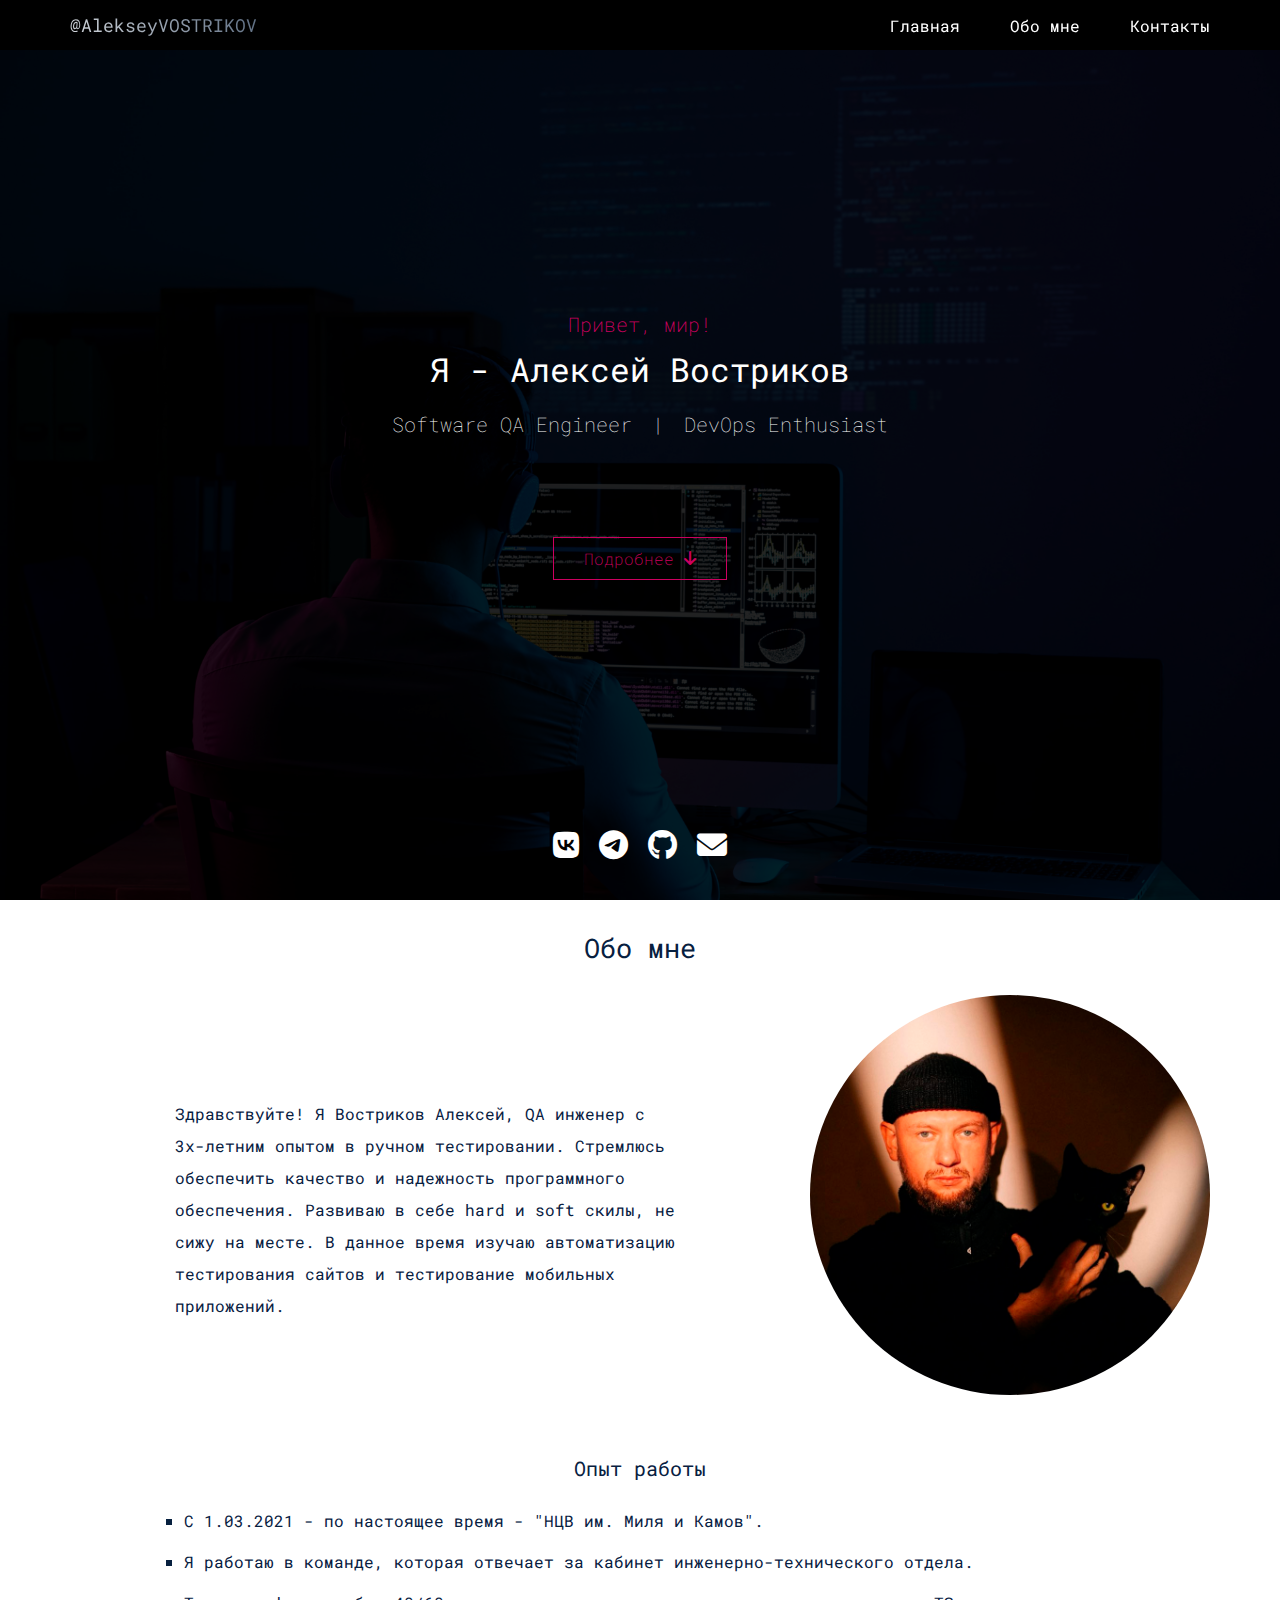
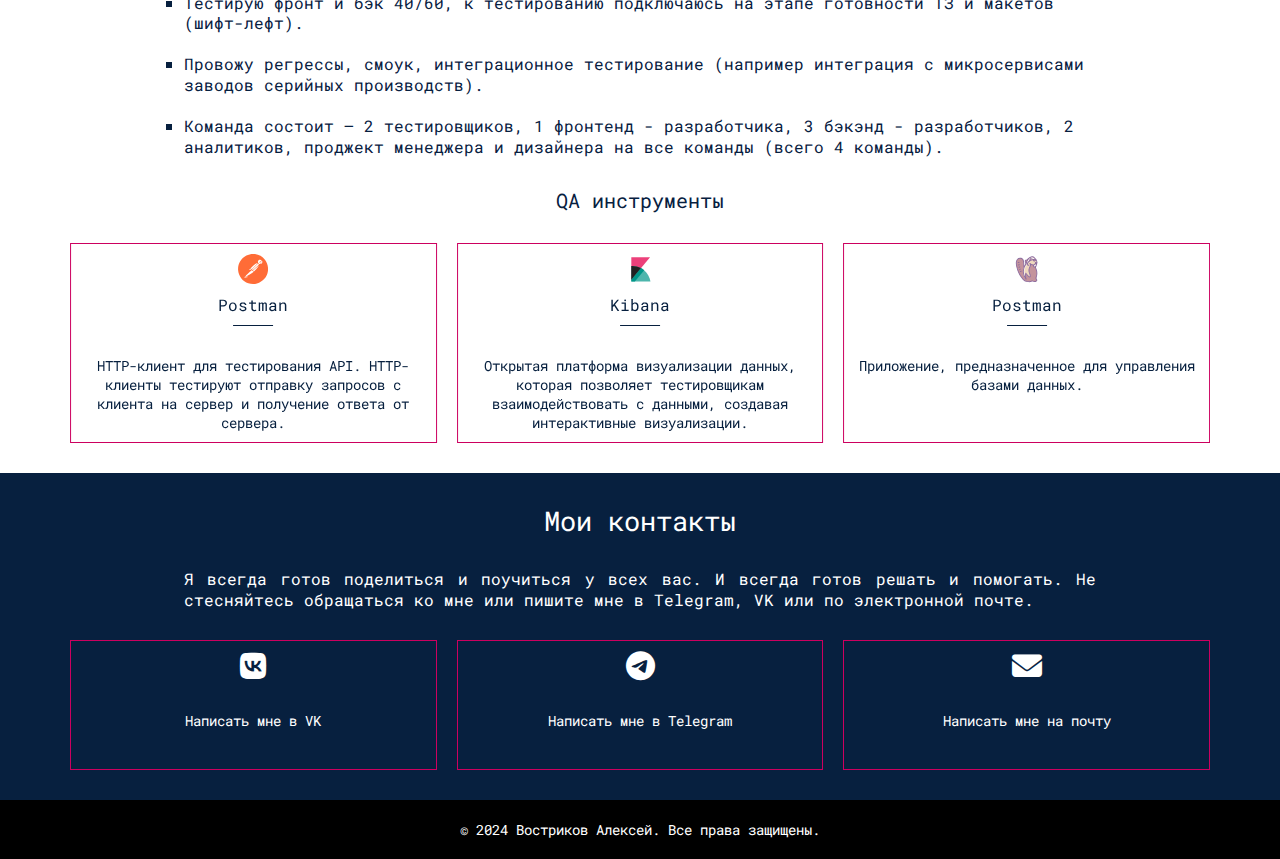
<file: index.html>
<!DOCTYPE html>
<html lang="ru">
  <head>
    <meta charset="UTF-8" />
    <meta name="viewport" content="width=device-width, initial-scale=1.0" />
    <link rel="shortcut icon" type="image/x-icon" href="./images/favicon.png" />
    <title>Алексей Востриков - QA инженер</title>
    <meta property="og:title" content="Алексей Востриков - QA инженер" />
    <meta property="og:image" content="./images/avatar.jpg" />
    <meta
      name="og:description"
      content="QA инженер с 3х-летним опытом в ручном тестировании"
    />
    <link
      rel="stylesheet"
      href="https://cdnjs.cloudflare.com/ajax/libs/font-awesome/6.7.2/css/all.min.css"
    />
    <link href=" https://cdn.jsdelivr.net/npm/@splidejs/splide@4.1.4/dist/css/splide.min.css " rel="stylesheet">
    <link href="./css/style.css" rel="stylesheet" />
    <script src=" https://cdn.jsdelivr.net/npm/@splidejs/splide@4.1.4/dist/js/splide.min.js "></script>
    <script type="module" src="./js/index.js"></script>
  </head>
  <body data-name="topBody">
    <header class="header" data-name="header">
      <div class="container">
        <div class="header__wrapper">
          <a class="header__logo" href="https://github.com/AlekseyVOSTRIKOV"
          target="_blank"
            >@AlekseyVOSTRIKOV</a
          >

          <nav class="nav">
            <ul class="nav__list">
              <li class="nav__item">
                <a class="nav__link" data-btn="menuItem" data-target="topBody">Главная</a>
              </li>
              <li class="nav__item">
                <a class="nav__link" data-btn="menuItem" data-target="about">Обо мне</a>
              </li>
              <li class="nav__item">
                <a class="nav__link" data-btn="menuItem" data-target="contacts">Контакты</a>
              </li>
            </ul>
          </nav>

          <button class="burger">
            <div class="burger__stick burger__stick_top"></div>
            <div class="burger__stick burger__stick_middle"></div>
            <div class="burger__stick burger__stick_bottom"></div>
          </button>
        </div>
      </div>
    </header>
    <main class="main">
      <section class="hero" id="hero">
        <div class="container">
          <div class="hero__wrapper">
            <div class="hero__wrapper-top">
              <p class="hero__subtitle">Привет, мир!</p>
              <h1 class="hero__title">Я - Алексей Востриков</h1>
              <p class="hero__suptitle">
                Software QA Engineer <span class="hero__sep">|</span> DevOps
                Enthusiast
              </p>
              <a class="hero__link" data-target="about"
                >Подробнее <i class="fa-solid fa-arrow-down"></i
              ></a>
            </div>

            <div class="social">
              <a class="social__link" href="https://vk.com/vostrikowww" target="_blank">
                <i class="fa-brands fa-vk"></i>
              </a>
              <a class="social__link" href="https://t.me/AlekseyVostrikov" target="_blank">
                <i class="fa-brands fa-telegram"></i>
              </a>
              <a class="social__link" href="https://github.com/AlekseyVOSTRIKOV" target="_blank">
                <i class="fa-brands fa-github"></i>
              </a>
              <a class="social__link" href="mailto:eshka87@mail.ru" target="_blank">
                <i class="fa-solid fa-envelope"></i>
              </a>
            </div>
          </div>
        </div>
      </section>

      <section class="about" data-name="about">
        <div class="container">
          <h2 class="about__title">Обо мне</h2>
          <div class="about__top">
            <img class="about__img" src="./images/avatar2.jpg" alt="Фотография автора">
            <p class="about__copy">
              Здравствуйте! Я Востриков Алексей, QA инженер с 3х-летним опытом в ручном тестировании. Стремлюсь обеспечить качество и надежность программного обеспечения. Развиваю в себе hard и soft скилы, не сижу на месте. В данное время изучаю автоматизацию тестирования сайтов и тестирование мобильных приложений.
            </p>
          </div>
          <div class="about__bottom">
            <h3 class="about__suptitle">Опыт работы</h3>
            <div class="experience">
              <ul class="experience__list">
                <li class="experience__item">
                  С 1.03.2021 - по настоящее время - "НЦВ им. Миля и Камов".
                </li>
                <li class="experience__item">
                  Я работаю в команде, которая отвечает за кабинет инженерно-технического отдела.
                </li>
                <li class="experience__item">
                  Тестирую фронт и бэк 40/60, к тестированию подключаюсь на этапе готовности ТЗ и макетов (шифт-лефт).
                </li>
                <li class="experience__item">
                  Провожу регрессы, смоук, интеграционное тестирование (например интеграция с микросервисами заводов серийных производств).
                </li>
                <li class="experience__item">
                  Команда состоит – 2 тестировщиков, 1 фронтенд - разработчика, 3 бэкэнд - разработчиков, 2 аналитиков, проджект менеджера и дизайнера на все команды (всего 4 команды).
                </li>
              </ul>
            </div>
            <h3 class="about__suptitle">QA инструменты</h3>
            <div id="toolsSlider" class="splide" aria-label="Splide Basic HTML Example">
              <div class="splide__track">
                <ul class="splide__list">
                  <li class="splide__slide">
                    <div class="tools__card">
                      <div class="tools__card-top">
                        <img class="tools__img" src="./images/svg/postman.svg" alt="">
                        <h4 class="tools__title">Postman</h4>
                        <div class="tools__line"></div>
                      </div>
                      <p class="tools__copy">
                        HTTP-клиент для тестирования API. HTTP-клиенты тестируют отправку запросов с клиента на сервер и получение ответа от сервера.
                      </p>
                    </div>
                  </li>
                  <li class="splide__slide">
                    <div class="tools__card">
                    <div class="tools__card-top">
                      <img class="tools__img" src="./images/svg/kibana.svg" alt="">
                      <h4 class="tools__title">Kibana</h4>
                      <div class="tools__line"></div>
                    </div>
                    <p class="tools__copy">
                      Открытая платформа визуализации данных, которая позволяет тестировщикам взаимодействовать с данными, создавая интерактивные визуализации.
                    </p>
                  </div>
                  </li>
                  <li class="splide__slide">
                    <div class="tools__card">
                      <div class="tools__card-top">
                        <img class="tools__img" src="./images/svg/dbeaver.svg" alt="">
                        <h4 class="tools__title">Postman</h4>
                        <div class="tools__line"></div>
                      </div>
                      <p class="tools__copy">
                        Приложение, предназначенное для управления базами данных.
                      </p>
                    </div>
                  </li>
                  <li class="splide__slide">
                    <div class="tools__card">
                      <div class="tools__card-top">
                        <img class="tools__img" src="./images/svg/swagger.svg" alt="">
                        <h4 class="tools__title">Swagger</h4>
                        <div class="tools__line"></div>
                      </div>
                      <p class="tools__copy">
                        Инструмент, который помогает разработчикам создавать, документировать и проверять API.
                      </p>
                    </div>
                  </li>
                  <li class="splide__slide">
                    <div class="tools__card">
                      <div class="tools__card-top">
                        <img class="tools__img" src="./images/svg/Apache Kafka.svg" alt="">
                        <h4 class="tools__title">Apache Kafka</h4>
                        <div class="tools__line"></div>
                      </div>
                      <p class="tools__copy">
                        Распределенная система обмена сообщениями между серверными приложениями в режиме реального времени.
                      </p>
                    </div>
                  </li>
                  <li class="splide__slide">
                    <div class="tools__card">
                      <div class="tools__card-top">
                        <img class="tools__img" src="./images/svg/Jaeger.svg" alt="">
                        <h4 class="tools__title">Jaeger</h4>
                        <div class="tools__line"></div>
                      </div>
                      <p class="tools__copy">
                        Система мониторинга и трассировки запросов (distributed tracing), разработанная с открытым исходным кодом.
                      </p>
                    </div>
                  </li>
                </ul>
              </div>
            </div>
            </div>
          </div>
        </div>
      </section>

      <section class="contacts" data-name="contacts">
        <div class="container">
          <h2 class="contacts__title">Мои контакты</h2>
          <p class="contacts__copy">
            Я всегда готов поделиться и поучиться у всех вас. И всегда готов решать и помогать. Не стесняйтесь обращаться ко мне или пишите мне в Telegram, VK или по электронной почте.
          </p>
          <div class="contacts__links">
            <a class="contacts__link" href="https://vk.com/vostrikowww" target="_blank">
                <i class="fa-brands fa-vk"></i>
                <p>Написать мне в VK</p>
              </a>
              <a class="contacts__link" href="https://t.me/AlekseyVostrikov" target="_blank">
                <i class="fa-brands fa-telegram"></i>
                <p>Написать мне в Telegram</p>
              </a>
              <a class="contacts__link" href="mailto:eshka87@mail.ru" target="_blank">
                <i class="fa-solid fa-envelope"></i>
                <p>Написать мне на почту</p>
              </a>
          </div>
        </div>
      </section>
    </main>
    <footer class="footer">
      <div class="container">
        <p class="footer__copyright">© 2024 Востриков Алексей. Все права защищены.</p>
      </div>
    </footer>
  </body>
</html>
</file>
<file: css/style.css>
/* _reset.scss */
* {
  padding: 0px;
  margin: 0px;
  border: none;
}

*,
*::before,
*::after {
  box-sizing: border-box;
}

/* Links */
a,
a:link,
a:visited {
  text-decoration: none;
}

a:hover {
  text-decoration: none;
}

/* Common */
aside,
nav,
footer,
header,
section,
main {
  display: block;
}

h1,
h2,
h3,
h4,
h5,
h6,
p {
  font-size: inherit;
  font-weight: inherit;
}

ul,
ul li {
  list-style: none;
}

img {
  vertical-align: top;
}

img,
svg {
  max-width: 100%;
  height: auto;
}

address {
  font-style: normal;
}

/* Form */
input,
textarea,
button,
select {
  font-family: inherit;
  font-size: inherit;
  color: inherit;
  background-color: transparent;
}

input::-ms-clear {
  display: none;
}

button,
input[type=submit] {
  display: inline-block;
  box-shadow: none;
  background-color: transparent;
  background: none;
  cursor: pointer;
}

input:focus,
input:active,
button:focus,
button:active {
  outline: none;
}

button::-moz-focus-inner {
  padding: 0;
  border: 0;
}

label {
  cursor: pointer;
}

legend {
  display: block;
}

@font-face {
  font-family: "Roboto Mono";
  src: url("../fonts/RobotoMono-Thin.woff2") format("woff2");
  font-weight: 100;
  font-style: normal;
}
@font-face {
  font-family: "Roboto Mono";
  src: url("../fonts/RobotoMono-ExtraLight.woff2") format("woff2");
  font-weight: 200;
  font-style: normal;
}
@font-face {
  font-family: "Roboto Mono";
  src: url("../fonts/RobotoMono-Regular.woff2") format("woff2");
  font-weight: 400;
  font-style: normal;
}
@font-face {
  font-family: "Roboto Mono";
  src: url("../fonts/RobotoMono-Medium.woff2") format("woff2");
  font-weight: 500;
  font-style: normal;
}
@font-face {
  font-family: "Roboto Mono";
  src: url("../fonts/RobotoMono-Bold.woff2") format("woff2");
  font-weight: 700;
  font-style: normal;
}
html {
  font-size: 10px;
  scroll-behavior: smooth;
  scroll-padding-top: 3rem;
}

body {
  font-family: "Roboto Mono", sans-serif;
  font-size: 1.6rem;
  font-weight: 400;
  color: #07203F;
}
body.active {
  overflow: hidden;
}

.container {
  max-width: 117rem;
  width: 100%;
  height: 100%;
  margin-inline: auto;
  padding-inline: 1.5rem;
}

.nav {
  width: 100%;
  position: absolute;
  left: -100%;
  top: 100%;
  z-index: 100;
}
.nav.active {
  left: 0;
  transition: left 0.3s ease;
}
.nav__list {
  width: 100%;
  display: flex;
  flex-direction: column;
  align-items: center;
  justify-content: center;
  background-color: #07203F;
}
.nav__item {
  width: 100%;
  border-bottom: 1px solid #cc005f;
  text-align: center;
}
.nav__link {
  display: inline-block;
  width: 100%;
  padding: 3rem 0;
  color: #fff;
  font-size: 2rem;
  font-weight: 400;
  font-size: clamp(1.6rem, 1.25vw, 2.4rem);
  cursor: pointer;
}

@media screen and (width > 690px) {
  .nav {
    width: auto;
    position: static;
  }
  .nav__list {
    flex-direction: row;
    gap: 5rem;
    color: #fff;
    background-color: transparent;
  }
  .nav__item {
    border-bottom: none;
  }
  .nav__link {
    transition: color 0.3s ease-in;
  }
  .nav__link:hover {
    color: #cc005f;
  }
}
.burger {
  display: flex;
  flex-direction: column;
  gap: 5px;
}
.burger__stick {
  width: 30px;
  height: 2px;
  background-color: #fff;
}
.burger.active {
  position: relative;
  padding: 10px 0;
}
.burger.active .burger__stick_top {
  position: absolute;
  transform: rotate(45deg);
  transition: transform 0.3s ease;
}
.burger.active .burger__stick_middle {
  display: none;
}
.burger.active .burger__stick_bottom {
  transform: rotate(-45deg);
  transition: transform 0.3s ease;
}

@media screen and (width > 690px) {
  .burger {
    display: none;
  }
}
.progress-bar {
  position: absolute;
  top: 100%;
  width: 100%;
  height: 3px;
  background: #cc005f;
  z-index: 20;
}

.header {
  height: 50px;
  background-color: #000;
  color: #fff;
  position: sticky;
  left: 0;
  right: 0;
  top: 0;
  z-index: 20;
}
.header__wrapper {
  height: 100%;
  display: flex;
  justify-content: space-between;
  align-items: center;
}
.header__logo {
  font-size: clamp(1.4rem, 1.3888888889vw, 2rem);
  background-clip: text;
  -webkit-background-clip: text;
  color: transparent;
  background-image: linear-gradient(45deg, #fff, #07203F, #cc005f);
  background-size: 400% 400%;
  animation: move 6s ease infinite;
}
@keyframes move {
  0% {
    background-position: 0 0;
  }
  25% {
    background-position: 100% 0;
  }
  50% {
    background-position: 100% 100%;
  }
  75% {
    background-position: 0 100%;
  }
  100% {
    background-position: 0 0;
  }
}

.social {
  justify-self: flex-end;
  display: flex;
  justify-content: center;
  gap: 2rem;
}
.social .fa-brands, .social .fa-solid {
  color: #fff;
  font-size: 3rem;
  transition: color 0.3s ease;
}
.social .fa-brands:hover, .social .fa-solid:hover {
  color: #cc005f;
}

@media screen and (width > 992px) {
  .social {
    position: absolute;
    bottom: 1rem;
    left: 50%;
    transform: translateX(-50%);
  }
}
.hero {
  background: url("../images/hero-bg.jpg") center/cover no-repeat;
  height: calc(100vh - 50px);
  position: relative;
  padding: 3rem 0;
}
.hero:before {
  content: "";
  position: absolute;
  left: 0;
  top: 0;
  right: 0;
  bottom: 0;
  background-color: rgba(0, 0, 0, 0.85);
}
.hero__wrapper {
  height: 100%;
  position: relative;
  z-index: 10;
  text-align: center;
  display: flex;
  flex-direction: column;
  justify-content: center;
  align-items: center;
}
.hero__subtitle {
  color: #cc005f;
  font-weight: 200;
  font-size: clamp(2rem, 1.5625vw, 3rem);
  margin-bottom: 1rem;
}
.hero__title {
  color: #fff;
  font-size: clamp(2.3rem, 2.6041666667vw, 5rem);
  margin-bottom: 2rem;
}
.hero__suptitle {
  color: #fff;
  font-weight: 100;
  font-size: clamp(2rem, 1.5625vw, 3rem);
  display: flex;
  justify-content: center;
  flex-direction: column;
  margin-bottom: 3rem;
}
.hero__sep {
  transform: rotate(90deg);
}
.hero__link {
  display: inline-flex;
  justify-content: center;
  align-items: center;
  gap: 10px;
  margin-bottom: 6rem;
  padding: 1rem 3rem;
  font-size: clamp(1.6rem, 1.0416666667vw, 2rem);
  font-weight: 200;
  color: #cc005f;
  border: 1px solid #cc005f;
  cursor: pointer;
}

@media screen and (width > 992px) {
  .hero__suptitle {
    flex-direction: row;
    gap: 2rem;
    margin-bottom: 5rem;
  }
  .hero__sep {
    transform: none;
  }
  .hero__link {
    transition: color 0.5s ease, border-color 0.5s ease;
  }
  .hero__link:hover {
    color: #fff;
    border-color: #fff;
  }
}
@media screen and (width > 1200px) {
  .hero__suptitle {
    margin-bottom: 10rem;
  }
}
.experience {
  margin-bottom: 3rem;
}
.experience__list {
  width: 80%;
  margin-inline: auto;
  display: flex;
  flex-direction: column;
  gap: 1rem;
}
.experience__item {
  font-size: clamp(1.6rem, 1.0416666667vw, 2rem);
  line-height: 1.3;
  list-style-type: square;
}

@media screen and (width > 690px) {
  .experience__list {
    gap: 2rem;
  }
}
.tools__card {
  min-width: 28rem;
  height: 100%;
  border: 1px solid #cc005f;
  padding: 1rem;
  text-align: center;
}
.tools__card-top {
  margin-bottom: 3rem;
}
.tools__img {
  width: 3rem;
  height: 3rem;
  margin-bottom: 1rem;
}
.tools__title {
  font-size: clamp(1.6rem, 1.0416666667vw, 2rem);
  margin-bottom: 1rem;
}
.tools__line {
  width: 4rem;
  height: 0.1rem;
  background-color: #07203F;
  margin-inline: auto;
}
.tools__copy {
  font-size: clamp(1.4rem, 0.9375vw, 1.8rem);
}

.about {
  padding: 3rem 0;
}
.about__top {
  text-align: center;
  margin-bottom: 3rem;
}
.about__title {
  text-align: center;
  font-size: clamp(2rem, 2.0833333333vw, 4rem);
  margin-bottom: 3rem;
}
.about__img {
  max-width: 30rem;
  border-radius: 50%;
  margin-bottom: 3rem;
}
.about__copy {
  max-width: 50rem;
  margin-inline: auto;
  font-size: clamp(1.6rem, 1.0416666667vw, 2rem);
  text-align: justify;
}
.about__copy.experience {
  text-align: center;
}
.about__suptitle {
  font-size: clamp(1.8rem, 1.5625vw, 3rem);
  text-align: center;
  margin-bottom: 3rem;
}

@media screen and (width > 690px) {
  .about {
    padding: 3rem 0;
  }
  .about__top {
    display: flex;
    flex-direction: row-reverse;
    align-items: center;
    gap: 3rem;
  }
  .about__img {
    max-width: 35rem;
    margin-bottom: 3rem;
  }
  .about__copy {
    line-height: 2;
    text-align: left;
  }
}
@media screen and (width > 1200px) {
  .about {
    padding: 3rem 0;
  }
  .about__top {
    display: flex;
    flex-direction: row-reverse;
    align-items: center;
    gap: 3rem;
  }
  .about__img {
    max-width: 40rem;
    margin-bottom: 3rem;
  }
  .about__copy {
    text-align: left;
  }
}
.contacts {
  padding: 3rem 0;
  background-color: #07203F;
  color: #fff;
}
.contacts__title {
  text-align: center;
  font-size: clamp(2rem, 2.0833333333vw, 4rem);
  margin-bottom: 3rem;
}
.contacts__copy {
  max-width: 80%;
  margin-inline: auto;
  font-size: clamp(1.6rem, 1.0416666667vw, 2rem);
  text-align: justify;
  margin-bottom: 3rem;
}
.contacts__links {
  display: flex;
  align-items: center;
  justify-content: center;
  flex-wrap: wrap;
  gap: 1rem;
}
.contacts__link {
  display: flex;
  flex-direction: column;
  align-items: center;
  gap: 1rem;
  width: 100%;
  height: 13rem;
  padding: 1rem;
  border: 1px solid #cc005f;
  color: #fff;
  background-color: #07203F;
}
.contacts__link p {
  text-align: center;
  font-size: clamp(1.4rem, 0.9375vw, 1.8rem);
}
.contacts .fa-brands,
.contacts .fa-solid {
  font-size: 3rem;
  margin-bottom: 2rem;
}

@media screen and (width > 690px) {
  .contacts__links {
    display: flex;
    flex-wrap: nowrap;
    gap: 2rem;
  }
  .contacts__link {
    transition: background-color 0.3s ease;
  }
  .contacts__link:hover {
    background-color: #cc005f;
  }
}
.footer {
  background-color: #000;
  padding: 2rem 0;
}
.footer__copyright {
  text-align: center;
  color: #fff;
  font-size: clamp(1.4rem, 0.9375vw, 1.8rem);
}

/*# sourceMappingURL=style.css.map */
</file>
